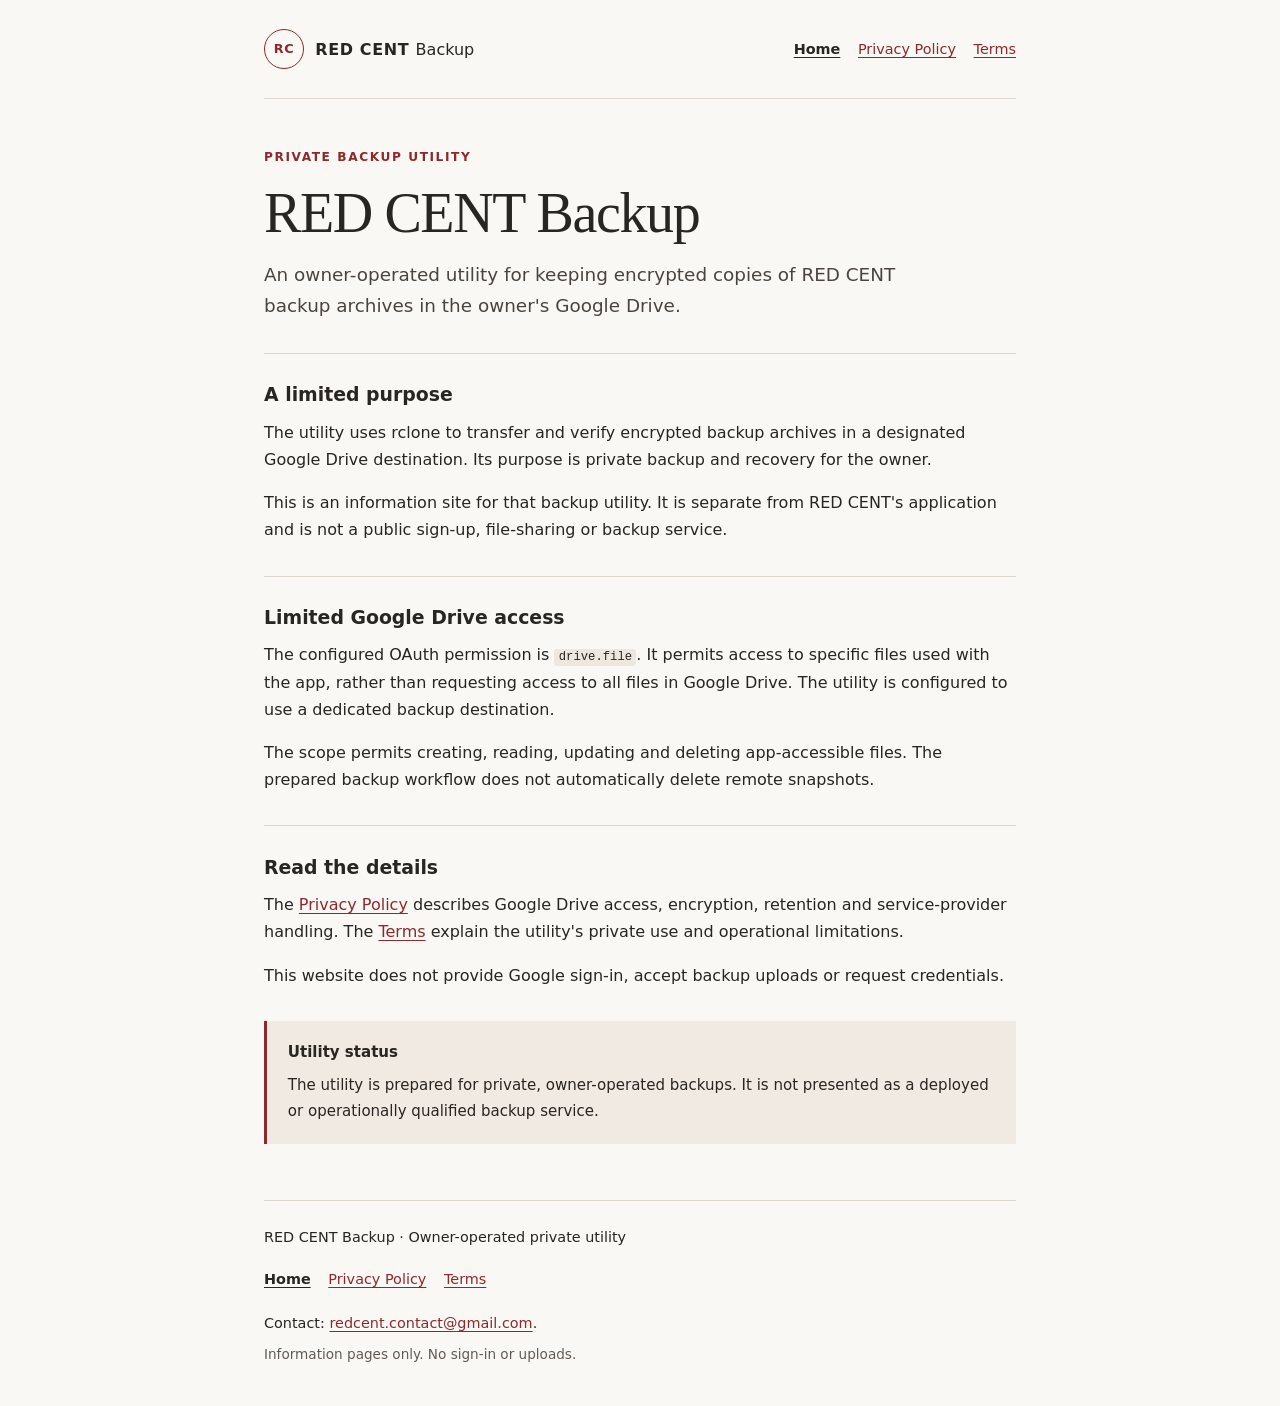
<file: index.html>
<!doctype html>
<html lang="en">
<head>
  <meta charset="utf-8">
  <meta name="viewport" content="width=device-width, initial-scale=1">
  <meta name="description" content="Information about RED CENT Backup, an owner-operated utility for private encrypted Google Drive backups.">
  <meta name="referrer" content="no-referrer">
  <meta name="color-scheme" content="light">
  <title>RED CENT Backup | Private Google Drive backup utility</title>
  <link rel="stylesheet" href="styles.css">
</head>
<body>
  <a class="skip-link" href="#main">Skip to content</a>
  <header class="site-header"><a class="wordmark" href="index.html"><span class="brand-mark" aria-hidden="true">RC</span><span>RED CENT <span class="brand-subtitle">Backup</span></span></a><nav aria-label="Main navigation"><a href="index.html" aria-current="page">Home</a><a href="privacy.html">Privacy Policy</a><a href="terms.html">Terms</a></nav></header>
  <main id="main">
  <p class="eyebrow">Private backup utility</p>
  <h1>RED CENT Backup</h1>
  <p class="lead">An owner-operated utility for keeping encrypted copies of RED CENT backup archives in the owner's Google Drive.</p>
  <section aria-labelledby="purpose"><h2 id="purpose">A limited purpose</h2>
    <p>The utility uses rclone to transfer and verify encrypted backup archives in a designated Google Drive destination. Its purpose is private backup and recovery for the owner.</p>
    <p>This is an information site for that backup utility. It is separate from RED CENT's application and is not a public sign-up, file-sharing or backup service.</p>
  </section>
  <section aria-labelledby="access"><h2 id="access">Limited Google Drive access</h2>
    <p>The configured OAuth permission is <code>drive.file</code>. It permits access to specific files used with the app, rather than requesting access to all files in Google Drive. The utility is configured to use a dedicated backup destination.</p>
    <p>The scope permits creating, reading, updating and deleting app-accessible files. The prepared backup workflow does not automatically delete remote snapshots.</p>
  </section>
  <section aria-labelledby="information"><h2 id="information">Read the details</h2>
    <p>The <a href="privacy.html">Privacy Policy</a> describes Google Drive access, encryption, retention and service-provider handling. The <a href="terms.html">Terms</a> explain the utility's private use and operational limitations.</p>
    <p>This website does not provide Google sign-in, accept backup uploads or request credentials.</p>
  </section>
  <aside class="notice" aria-label="Current status"><strong>Utility status</strong><p>The utility is prepared for private, owner-operated backups. It is not presented as a deployed or operationally qualified backup service.</p></aside>
  </main>
  <footer class="site-footer"><p>RED CENT Backup · Owner-operated private utility</p><nav aria-label="Footer navigation"><a href="index.html" aria-current="page">Home</a><a href="privacy.html">Privacy Policy</a><a href="terms.html">Terms</a></nav><p>Contact: <a href="mailto:redcent.contact@gmail.com">redcent.contact@gmail.com</a>.</p><p class="footer-note">Information pages only. No sign-in or uploads.</p></footer>
</body>
</html>
</file>
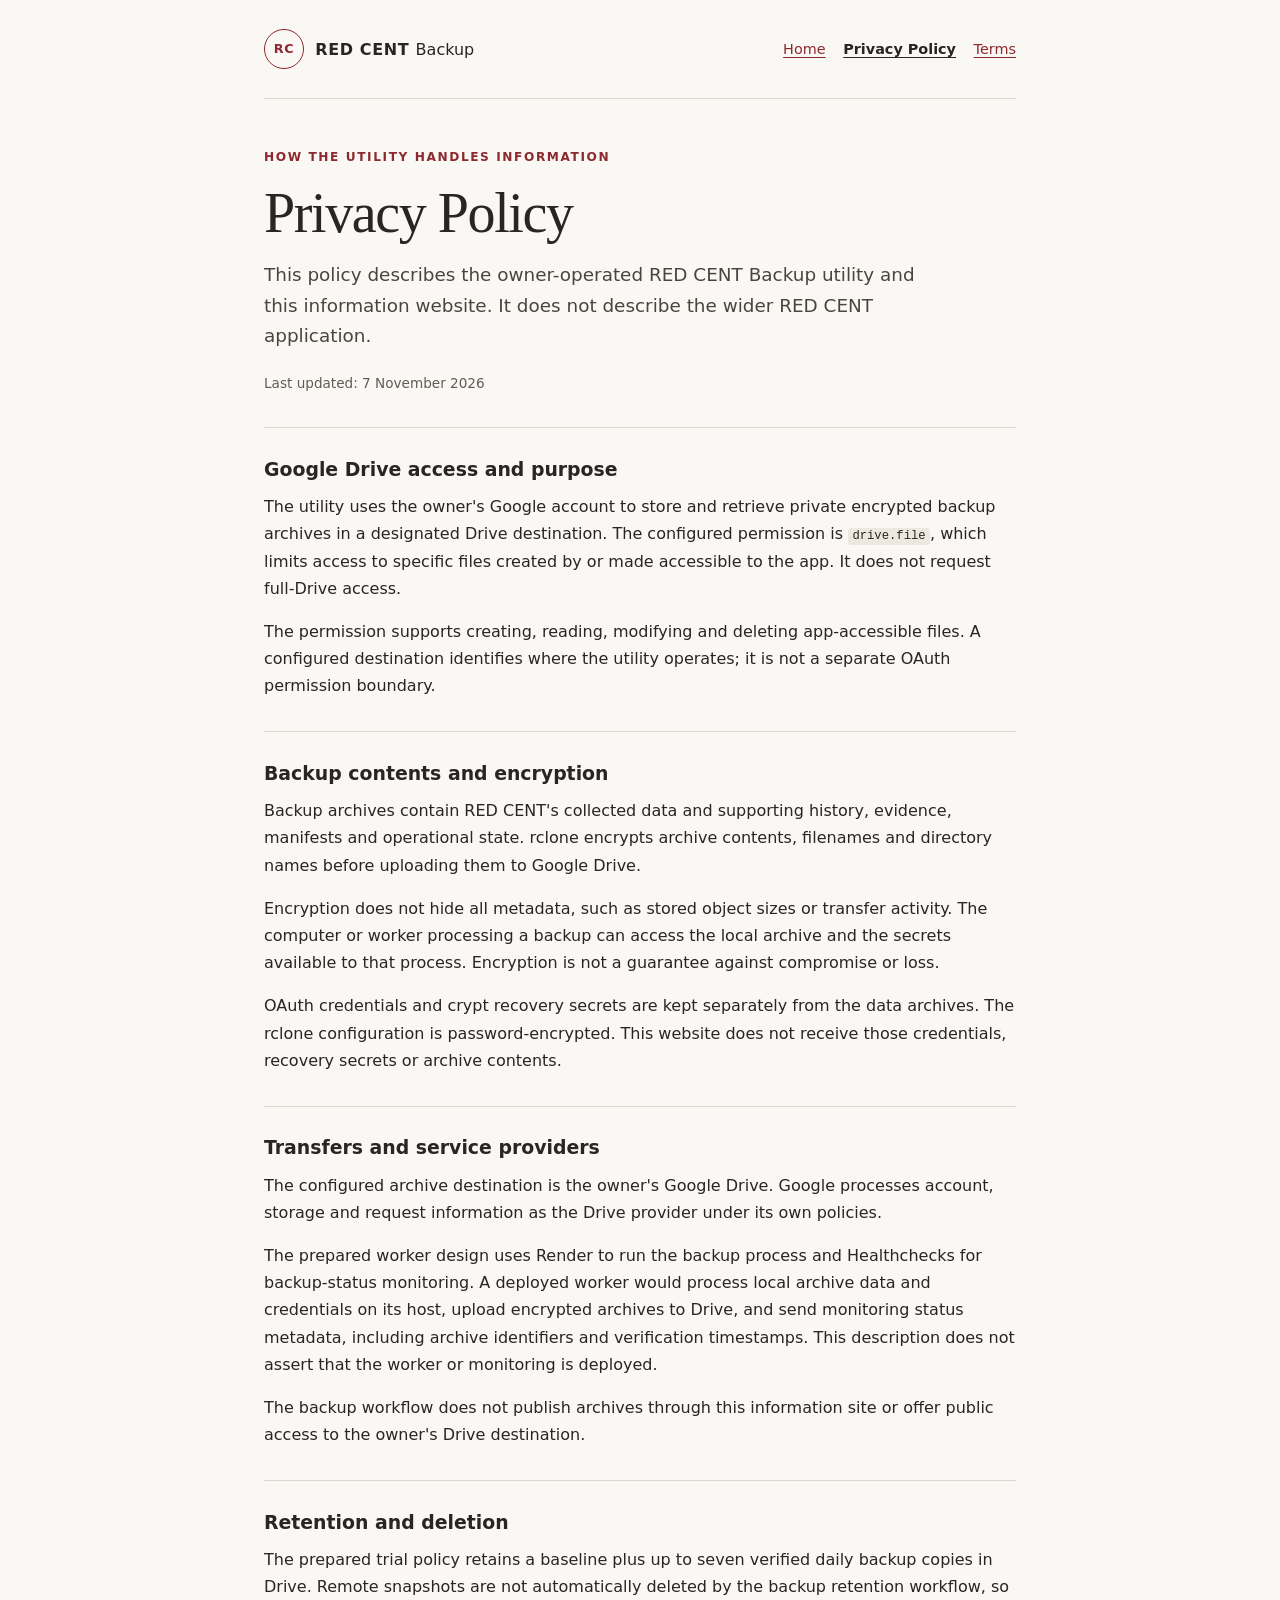
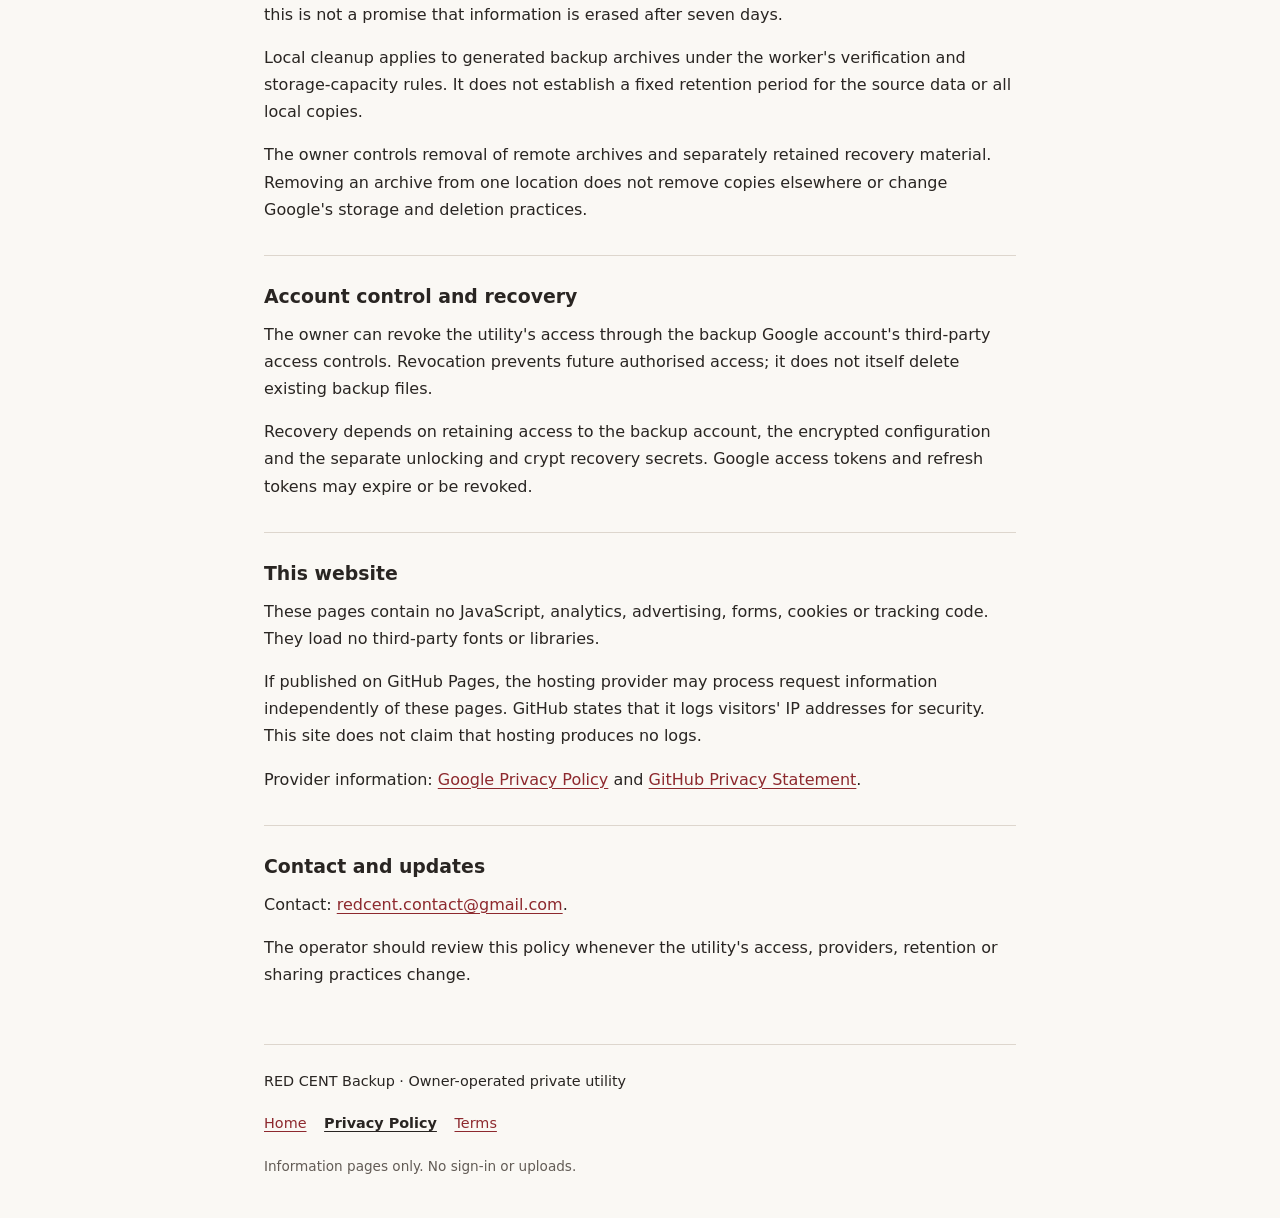
<file: privacy.html>
<!doctype html>
<html lang="en">
<head>
  <meta charset="utf-8">
  <meta name="viewport" content="width=device-width, initial-scale=1">
  <meta name="description" content="How the private RED CENT Backup utility uses Google Drive access and handles encrypted backups, credentials and retention.">
  <meta name="referrer" content="no-referrer">
  <meta name="color-scheme" content="light">
  <title>Privacy Policy | RED CENT Backup</title>
  <link rel="stylesheet" href="styles.css">
</head>
<body>
  <a class="skip-link" href="#main">Skip to content</a>
  <header class="site-header"><a class="wordmark" href="index.html"><span class="brand-mark" aria-hidden="true">RC</span><span>RED CENT <span class="brand-subtitle">Backup</span></span></a><nav aria-label="Main navigation"><a href="index.html">Home</a><a href="privacy.html" aria-current="page">Privacy Policy</a><a href="terms.html">Terms</a></nav></header>
  <main id="main">
  <p class="eyebrow">How the utility handles information</p>
  <h1>Privacy Policy</h1>
  <p class="lead">This policy describes the owner-operated RED CENT Backup utility and this information website. It does not describe the wider RED CENT application.</p>
  <p class="document-date">Last updated: 7 November 2026</p>
  <section aria-labelledby="drive"><h2 id="drive">Google Drive access and purpose</h2>
    <p>The utility uses the owner's Google account to store and retrieve private encrypted backup archives in a designated Drive destination. The configured permission is <code>drive.file</code>, which limits access to specific files created by or made accessible to the app. It does not request full-Drive access.</p>
    <p>The permission supports creating, reading, modifying and deleting app-accessible files. A configured destination identifies where the utility operates; it is not a separate OAuth permission boundary.</p>
  </section>
  <section aria-labelledby="handling"><h2 id="handling">Backup contents and encryption</h2>
    <p>Backup archives contain RED CENT's collected data and supporting history, evidence, manifests and operational state. rclone encrypts archive contents, filenames and directory names before uploading them to Google Drive.</p>
    <p>Encryption does not hide all metadata, such as stored object sizes or transfer activity. The computer or worker processing a backup can access the local archive and the secrets available to that process. Encryption is not a guarantee against compromise or loss.</p>
    <p>OAuth credentials and crypt recovery secrets are kept separately from the data archives. The rclone configuration is password-encrypted. This website does not receive those credentials, recovery secrets or archive contents.</p>
  </section>
  <section aria-labelledby="providers"><h2 id="providers">Transfers and service providers</h2>
    <p>The configured archive destination is the owner's Google Drive. Google processes account, storage and request information as the Drive provider under its own policies.</p>
    <p>The prepared worker design uses Render to run the backup process and Healthchecks for backup-status monitoring. A deployed worker would process local archive data and credentials on its host, upload encrypted archives to Drive, and send monitoring status metadata, including archive identifiers and verification timestamps. This description does not assert that the worker or monitoring is deployed.</p>
    <p>The backup workflow does not publish archives through this information site or offer public access to the owner's Drive destination.</p>
  </section>
  <section aria-labelledby="retention"><h2 id="retention">Retention and deletion</h2>
    <p>The prepared trial policy retains a baseline plus up to seven verified daily backup copies in Drive. Remote snapshots are not automatically deleted by the backup retention workflow, so this is not a promise that information is erased after seven days.</p>
    <p>Local cleanup applies to generated backup archives under the worker's verification and storage-capacity rules. It does not establish a fixed retention period for the source data or all local copies.</p>
    <p>The owner controls removal of remote archives and separately retained recovery material. Removing an archive from one location does not remove copies elsewhere or change Google's storage and deletion practices.</p>
  </section>
  <section aria-labelledby="control"><h2 id="control">Account control and recovery</h2>
    <p>The owner can revoke the utility's access through the backup Google account's third-party access controls. Revocation prevents future authorised access; it does not itself delete existing backup files.</p>
    <p>Recovery depends on retaining access to the backup account, the encrypted configuration and the separate unlocking and crypt recovery secrets. Google access tokens and refresh tokens may expire or be revoked.</p>
  </section>
  <section aria-labelledby="website"><h2 id="website">This website</h2>
    <p>These pages contain no JavaScript, analytics, advertising, forms, cookies or tracking code. They load no third-party fonts or libraries.</p>
    <p>If published on GitHub Pages, the hosting provider may process request information independently of these pages. GitHub states that it logs visitors' IP addresses for security. This site does not claim that hosting produces no logs.</p>
    <p>Provider information: <a href="https://policies.google.com/privacy">Google Privacy Policy</a> and <a href="https://docs.github.com/en/site-policy/privacy-policies/github-general-privacy-statement">GitHub Privacy Statement</a>.</p>
  </section>
  <section aria-labelledby="contact"><h2 id="contact">Contact and updates</h2>
    <p>Contact: <a href="mailto:redcent.contact@gmail.com">redcent.contact@gmail.com</a>.</p>
    <p>The operator should review this policy whenever the utility's access, providers, retention or sharing practices change.</p>
  </section>
  </main>
  <footer class="site-footer"><p>RED CENT Backup · Owner-operated private utility</p><nav aria-label="Footer navigation"><a href="index.html">Home</a><a href="privacy.html" aria-current="page">Privacy Policy</a><a href="terms.html">Terms</a></nav><p class="footer-note">Information pages only. No sign-in or uploads.</p></footer>
</body>
</html>
</file>
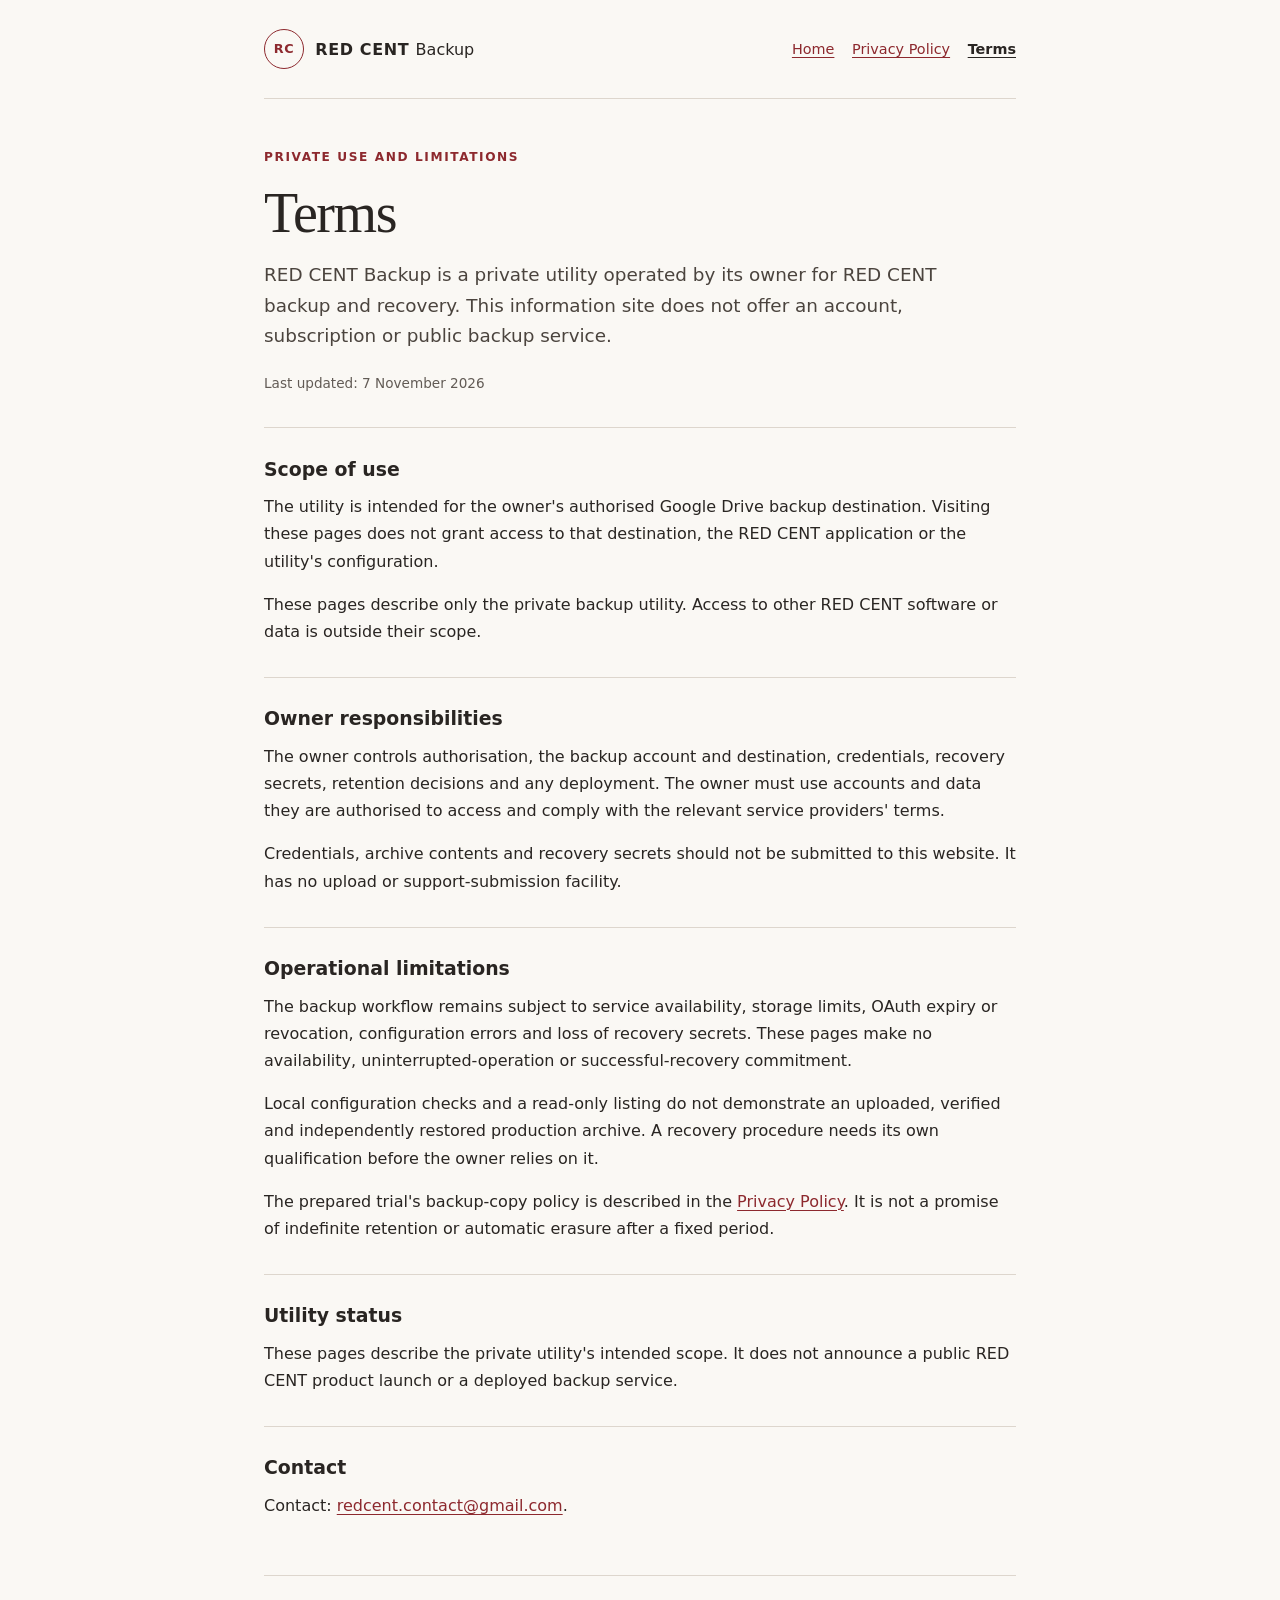
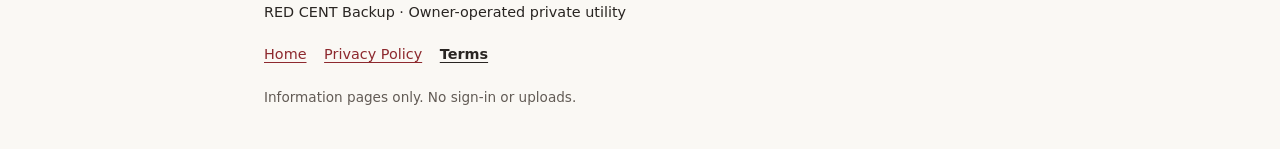
<file: terms.html>
<!doctype html>
<html lang="en">
<head>
  <meta charset="utf-8">
  <meta name="viewport" content="width=device-width, initial-scale=1">
  <meta name="description" content="Private-use terms and operational limitations for the owner-operated RED CENT Backup utility.">
  <meta name="referrer" content="no-referrer">
  <meta name="color-scheme" content="light">
  <title>Terms | RED CENT Backup</title>
  <link rel="stylesheet" href="styles.css">
</head>
<body>
  <a class="skip-link" href="#main">Skip to content</a>
  <header class="site-header"><a class="wordmark" href="index.html"><span class="brand-mark" aria-hidden="true">RC</span><span>RED CENT <span class="brand-subtitle">Backup</span></span></a><nav aria-label="Main navigation"><a href="index.html">Home</a><a href="privacy.html">Privacy Policy</a><a href="terms.html" aria-current="page">Terms</a></nav></header>
  <main id="main">
  <p class="eyebrow">Private use and limitations</p>
  <h1>Terms</h1>
  <p class="lead">RED CENT Backup is a private utility operated by its owner for RED CENT backup and recovery. This information site does not offer an account, subscription or public backup service.</p>
  <p class="document-date">Last updated: 7 November 2026</p>
  <section aria-labelledby="scope"><h2 id="scope">Scope of use</h2>
    <p>The utility is intended for the owner's authorised Google Drive backup destination. Visiting these pages does not grant access to that destination, the RED CENT application or the utility's configuration.</p>
    <p>These pages describe only the private backup utility. Access to other RED CENT software or data is outside their scope.</p>
  </section>
  <section aria-labelledby="responsibility"><h2 id="responsibility">Owner responsibilities</h2>
    <p>The owner controls authorisation, the backup account and destination, credentials, recovery secrets, retention decisions and any deployment. The owner must use accounts and data they are authorised to access and comply with the relevant service providers' terms.</p>
    <p>Credentials, archive contents and recovery secrets should not be submitted to this website. It has no upload or support-submission facility.</p>
  </section>
  <section aria-labelledby="limits"><h2 id="limits">Operational limitations</h2>
    <p>The backup workflow remains subject to service availability, storage limits, OAuth expiry or revocation, configuration errors and loss of recovery secrets. These pages make no availability, uninterrupted-operation or successful-recovery commitment.</p>
    <p>Local configuration checks and a read-only listing do not demonstrate an uploaded, verified and independently restored production archive. A recovery procedure needs its own qualification before the owner relies on it.</p>
    <p>The prepared trial's backup-copy policy is described in the <a href="privacy.html#retention">Privacy Policy</a>. It is not a promise of indefinite retention or automatic erasure after a fixed period.</p>
  </section>
  <section aria-labelledby="status"><h2 id="status">Utility status</h2>
    <p>These pages describe the private utility's intended scope. It does not announce a public RED CENT product launch or a deployed backup service.</p>
  </section>
  <section aria-labelledby="contact"><h2 id="contact">Contact</h2>
    <p>Contact: <a href="mailto:redcent.contact@gmail.com">redcent.contact@gmail.com</a>.</p>
  </section>
  </main>
  <footer class="site-footer"><p>RED CENT Backup · Owner-operated private utility</p><nav aria-label="Footer navigation"><a href="index.html">Home</a><a href="privacy.html">Privacy Policy</a><a href="terms.html" aria-current="page">Terms</a></nav><p class="footer-note">Information pages only. No sign-in or uploads.</p></footer>
</body>
</html>
</file>
<file: styles.css>
* { box-sizing: border-box; }
:root { color-scheme: light; --paper: #faf8f4; --ink: #292522; --muted: #625b55; --accent: #8d292e; --line: #ddd6cd; }
html { font-size: 100%; scroll-padding-top: 1rem; }
body { margin: 0; background: var(--paper); color: var(--ink); font-family: system-ui, -apple-system, BlinkMacSystemFont, "Segoe UI", sans-serif; line-height: 1.7; }
a { color: var(--accent); text-underline-offset: .2em; text-decoration-thickness: .08em; overflow-wrap: anywhere; }
a:hover { text-decoration-thickness: .14em; }
a:focus-visible { outline: 3px solid var(--accent); outline-offset: 4px; border-radius: 2px; }
.skip-link { position: absolute; left: 1rem; top: -6rem; background: white; padding: .6rem 1rem; z-index: 2; }
.skip-link:focus { top: 1rem; }
.draft-banner { padding: .45rem 1rem; text-align: center; background: #eee7df; color: #514840; font-size: .8rem; letter-spacing: .02em; }
.site-header, main, .site-footer { width: min(100% - 2.5rem, 47rem); margin-inline: auto; }
.site-header { padding-block: 1.7rem; border-bottom: 1px solid var(--line); display: flex; flex-wrap: wrap; align-items: center; justify-content: space-between; gap: 1.25rem; }
.wordmark { display: inline-flex; gap: .7rem; align-items: center; color: var(--ink); text-decoration: none; font-weight: 750; letter-spacing: .04em; }
.brand-mark { display: inline-grid; place-items: center; width: 2.5rem; height: 2.5rem; border: 1px solid var(--accent); border-radius: 50%; color: var(--accent); font-size: .8rem; }
.brand-subtitle { font-weight: 450; letter-spacing: 0; }
nav { display: flex; flex-wrap: wrap; gap: .2rem 1.1rem; font-size: .9rem; }
nav a { display: inline-flex; align-items: center; min-height: 44px; }
nav a[aria-current="page"] { color: var(--ink); font-weight: 700; }
main { padding-block: 3rem 3.5rem; }
.eyebrow { margin: 0 0 .85rem; color: var(--accent); text-transform: uppercase; font-size: .76rem; letter-spacing: .13em; font-weight: 750; }
h1 { margin: 0 0 1rem; font-family: Georgia, "Times New Roman", serif; font-weight: 500; font-size: clamp(2.25rem, 6vw, 3.5rem); line-height: 1.12; letter-spacing: -.025em; overflow-wrap: anywhere; }
.lead { margin-block: 0 1.3rem; color: #4b443e; font-size: 1.15rem; line-height: 1.65; max-width: 43rem; }
h2 { margin: 0 0 .7rem; font-size: 1.18rem; line-height: 1.4; font-weight: 700; }
p { margin-block: 0 1rem; }
section { margin-top: 2rem; padding-top: 1.7rem; border-top: 1px solid var(--line); }
section p:last-child, .notice p:last-child { margin-bottom: 0; }
.document-date, .footer-note { color: var(--muted); font-size: .85rem; }
code { font-size: .94em; background: #eee7df; padding: .12em .35em; border-radius: 3px; overflow-wrap: anywhere; }
.notice { margin-top: 2rem; padding: 1.2rem 1.3rem; background: #f0eae2; border-left: 3px solid var(--accent); font-size: .94rem; }
.notice strong { display: block; margin-bottom: .5rem; }
.review-note { padding-left: 1rem; border-left: 3px solid var(--accent); color: #713035; }
.site-footer { border-top: 1px solid var(--line); padding-block: 1.5rem 2rem; font-size: .9rem; }
.site-footer p { margin-bottom: .5rem; }
.site-footer nav { margin-bottom: .6rem; }
@media (max-width: 600px) { .site-header, main, .site-footer { width: calc(100% - 2rem); } .site-header { padding-block: 1.1rem; align-items: flex-start; flex-direction: column; gap: .6rem; } main { padding-block: 2rem 2.5rem; } nav { column-gap: 1.15rem; } .lead { font-size: 1.05rem; } }
@media print { .draft-banner, .skip-link, nav { display: none; } body { background: white; color: black; font-size: 11pt; } .site-header, main, .site-footer { width: 100%; } main { padding-top: 1rem; } a { color: inherit; } }
</file>
